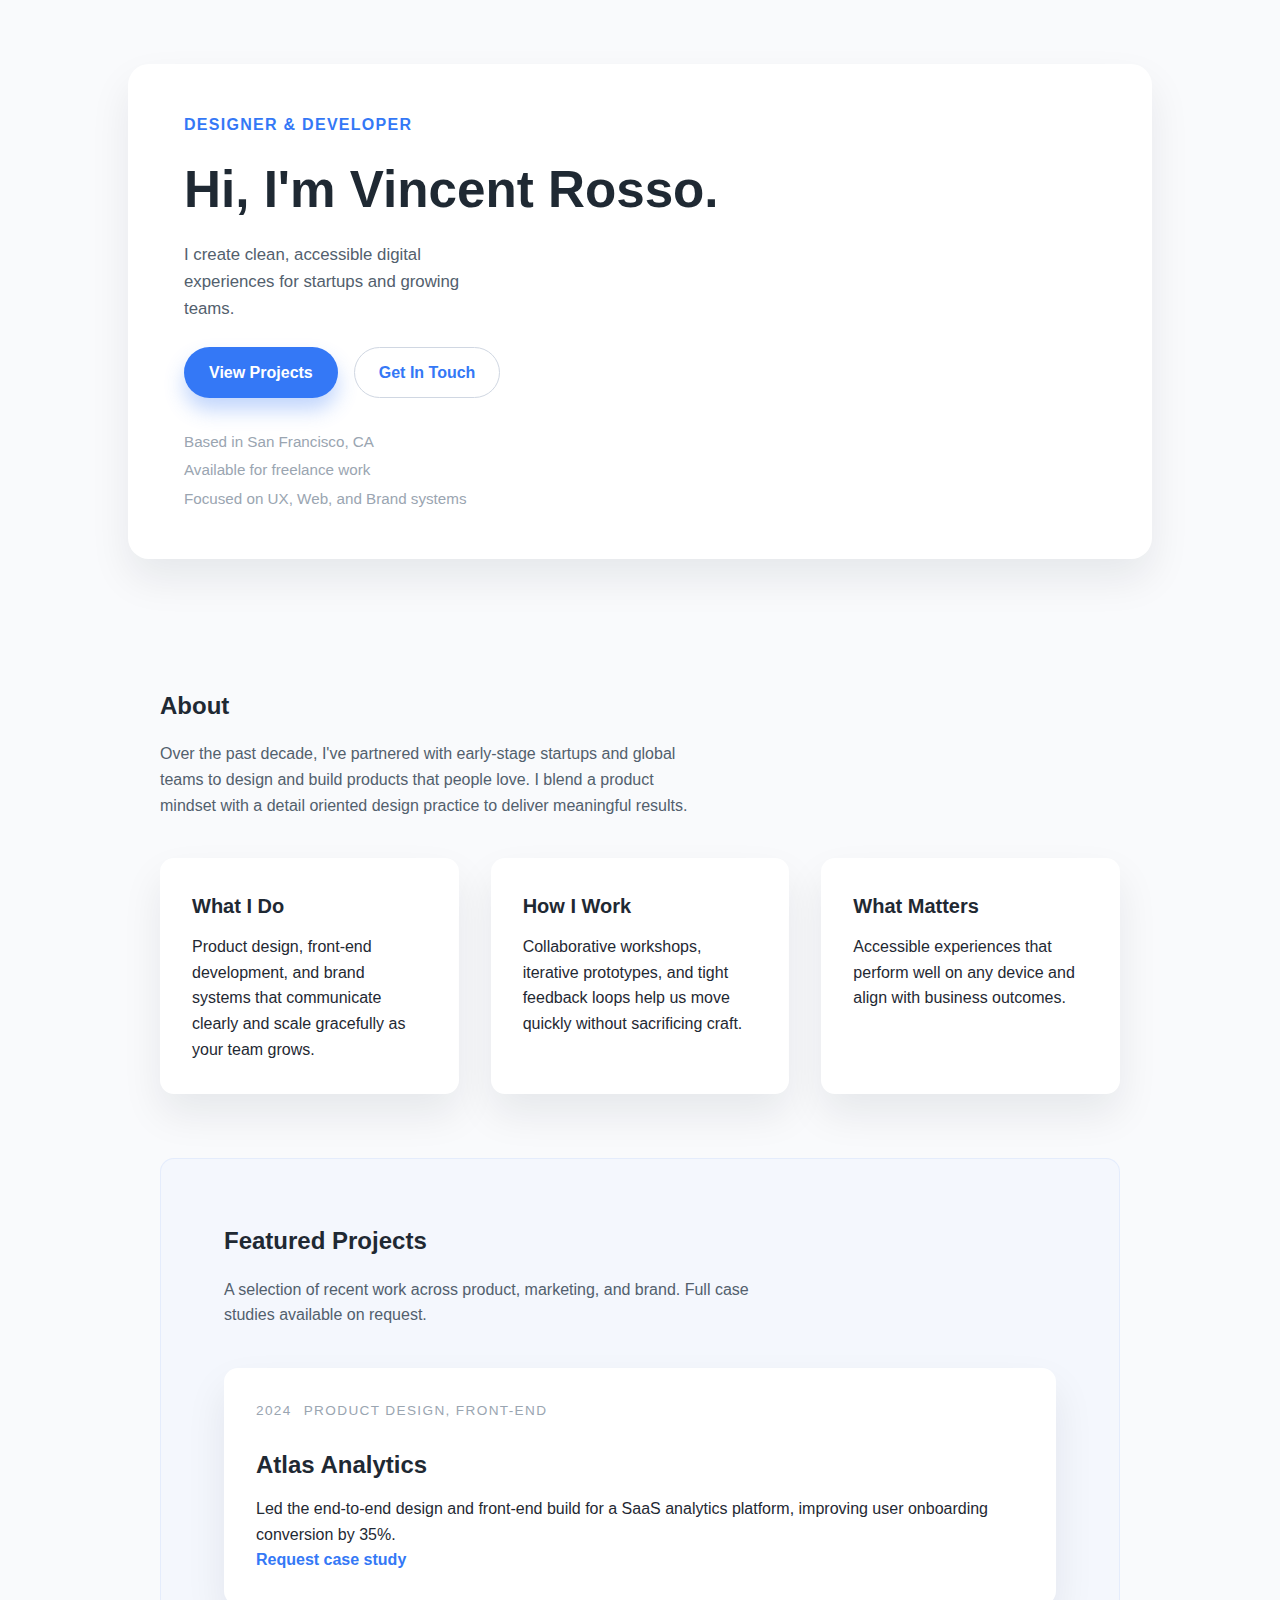
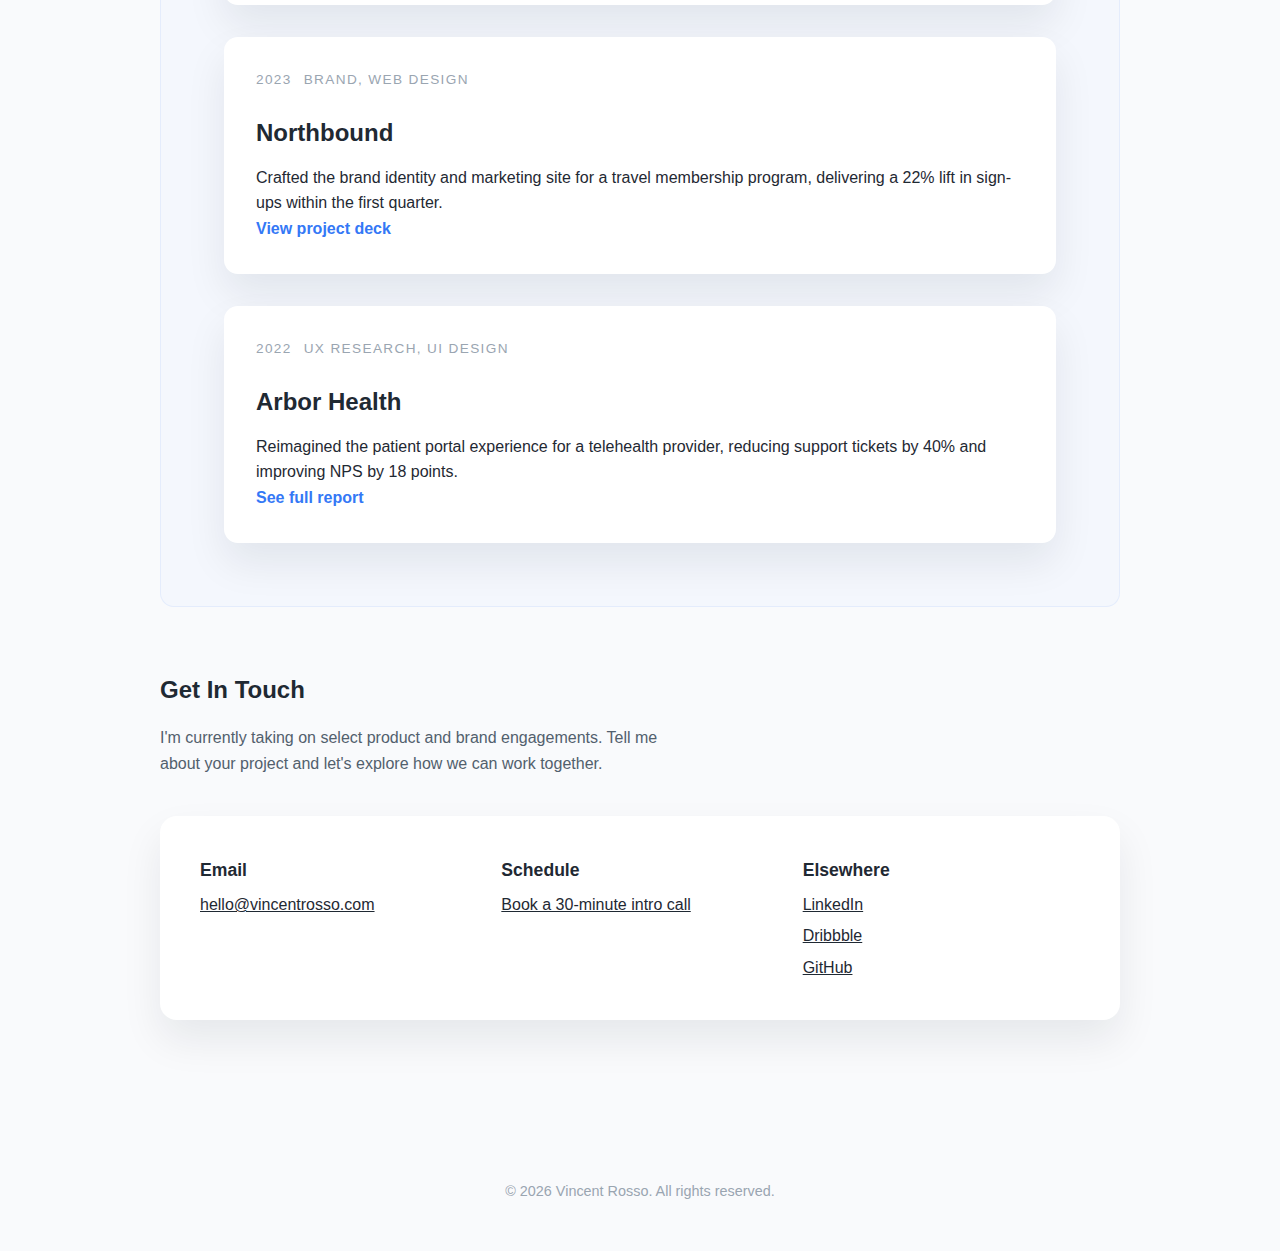
<file: index.html>
<!DOCTYPE html>
<html lang="en">
  <head>
    <meta charset="UTF-8">
    <meta name="viewport" content="width=device-width, initial-scale=1.0">
    <title>Vincent Rosso | Portfolio</title>
    <link rel="stylesheet" href="styles.css">
  </head>
  <body>
    <header class="hero">
      <div class="hero__content">
        <p class="hero__eyebrow">Designer & Developer</p>
        <h1 class="hero__title">Hi, I'm Vincent Rosso.</h1>
        <p class="hero__subtitle">
          I create clean, accessible digital experiences for startups and growing teams.
        </p>
        <div class="hero__actions">
          <a class="button button--primary" href="#projects">View Projects</a>
          <a class="button button--ghost" href="#contact">Get In Touch</a>
        </div>
      </div>
      <div class="hero__meta">
        <ul>
          <li>Based in San Francisco, CA</li>
          <li>Available for freelance work</li>
          <li>Focused on UX, Web, and Brand systems</li>
        </ul>
      </div>
    </header>

    <main>
      <section id="about" class="section">
        <div class="section__header">
          <h2>About</h2>
          <p>
            Over the past decade, I've partnered with early-stage startups and global teams to
            design and build products that people love. I blend a product mindset with a detail
            oriented design practice to deliver meaningful results.
          </p>
        </div>
        <div class="feature-grid">
          <article>
            <h3>What I Do</h3>
            <p>
              Product design, front-end development, and brand systems that communicate clearly
              and scale gracefully as your team grows.
            </p>
          </article>
          <article>
            <h3>How I Work</h3>
            <p>
              Collaborative workshops, iterative prototypes, and tight feedback loops help us move
              quickly without sacrificing craft.
            </p>
          </article>
          <article>
            <h3>What Matters</h3>
            <p>
              Accessible experiences that perform well on any device and align with business
              outcomes.
            </p>
          </article>
        </div>
      </section>

      <section id="projects" class="section section--alt">
        <div class="section__header">
          <h2>Featured Projects</h2>
          <p>
            A selection of recent work across product, marketing, and brand. Full case studies
            available on request.
          </p>
        </div>
        <div class="project-list">
          <article class="project-card">
            <div class="project-card__meta">
              <span class="project-card__year">2024</span>
              <span class="project-card__role">Product Design, Front-End</span>
            </div>
            <h3>Atlas Analytics</h3>
            <p>
              Led the end-to-end design and front-end build for a SaaS analytics platform,
              improving user onboarding conversion by 35%.
            </p>
            <a class="project-card__link" href="#">Request case study</a>
          </article>

          <article class="project-card">
            <div class="project-card__meta">
              <span class="project-card__year">2023</span>
              <span class="project-card__role">Brand, Web Design</span>
            </div>
            <h3>Northbound</h3>
            <p>
              Crafted the brand identity and marketing site for a travel membership program,
              delivering a 22% lift in sign-ups within the first quarter.
            </p>
            <a class="project-card__link" href="#">View project deck</a>
          </article>

          <article class="project-card">
            <div class="project-card__meta">
              <span class="project-card__year">2022</span>
              <span class="project-card__role">UX Research, UI Design</span>
            </div>
            <h3>Arbor Health</h3>
            <p>
              Reimagined the patient portal experience for a telehealth provider, reducing support
              tickets by 40% and improving NPS by 18 points.
            </p>
            <a class="project-card__link" href="#">See full report</a>
          </article>
        </div>
      </section>

      <section id="contact" class="section">
        <div class="section__header">
          <h2>Get In Touch</h2>
          <p>
            I'm currently taking on select product and brand engagements. Tell me about your project
            and let's explore how we can work together.
          </p>
        </div>
        <div class="contact-card">
          <div>
            <h3>Email</h3>
            <a href="mailto:hello@vincentrosso.com">hello@vincentrosso.com</a>
          </div>
          <div>
            <h3>Schedule</h3>
            <a href="#">Book a 30-minute intro call</a>
          </div>
          <div>
            <h3>Elsewhere</h3>
            <ul class="contact-card__links">
              <li><a href="#">LinkedIn</a></li>
              <li><a href="#">Dribbble</a></li>
              <li><a href="#">GitHub</a></li>
            </ul>
          </div>
        </div>
      </section>
    </main>

    <footer class="footer">
      <p>&copy; <span id="year"></span> Vincent Rosso. All rights reserved.</p>
    </footer>

    <script>
      const yearElement = document.getElementById("year");
      if (yearElement) {
        yearElement.textContent = new Date().getFullYear().toString();
      }
    </script>
  </body>
</html>
</file>
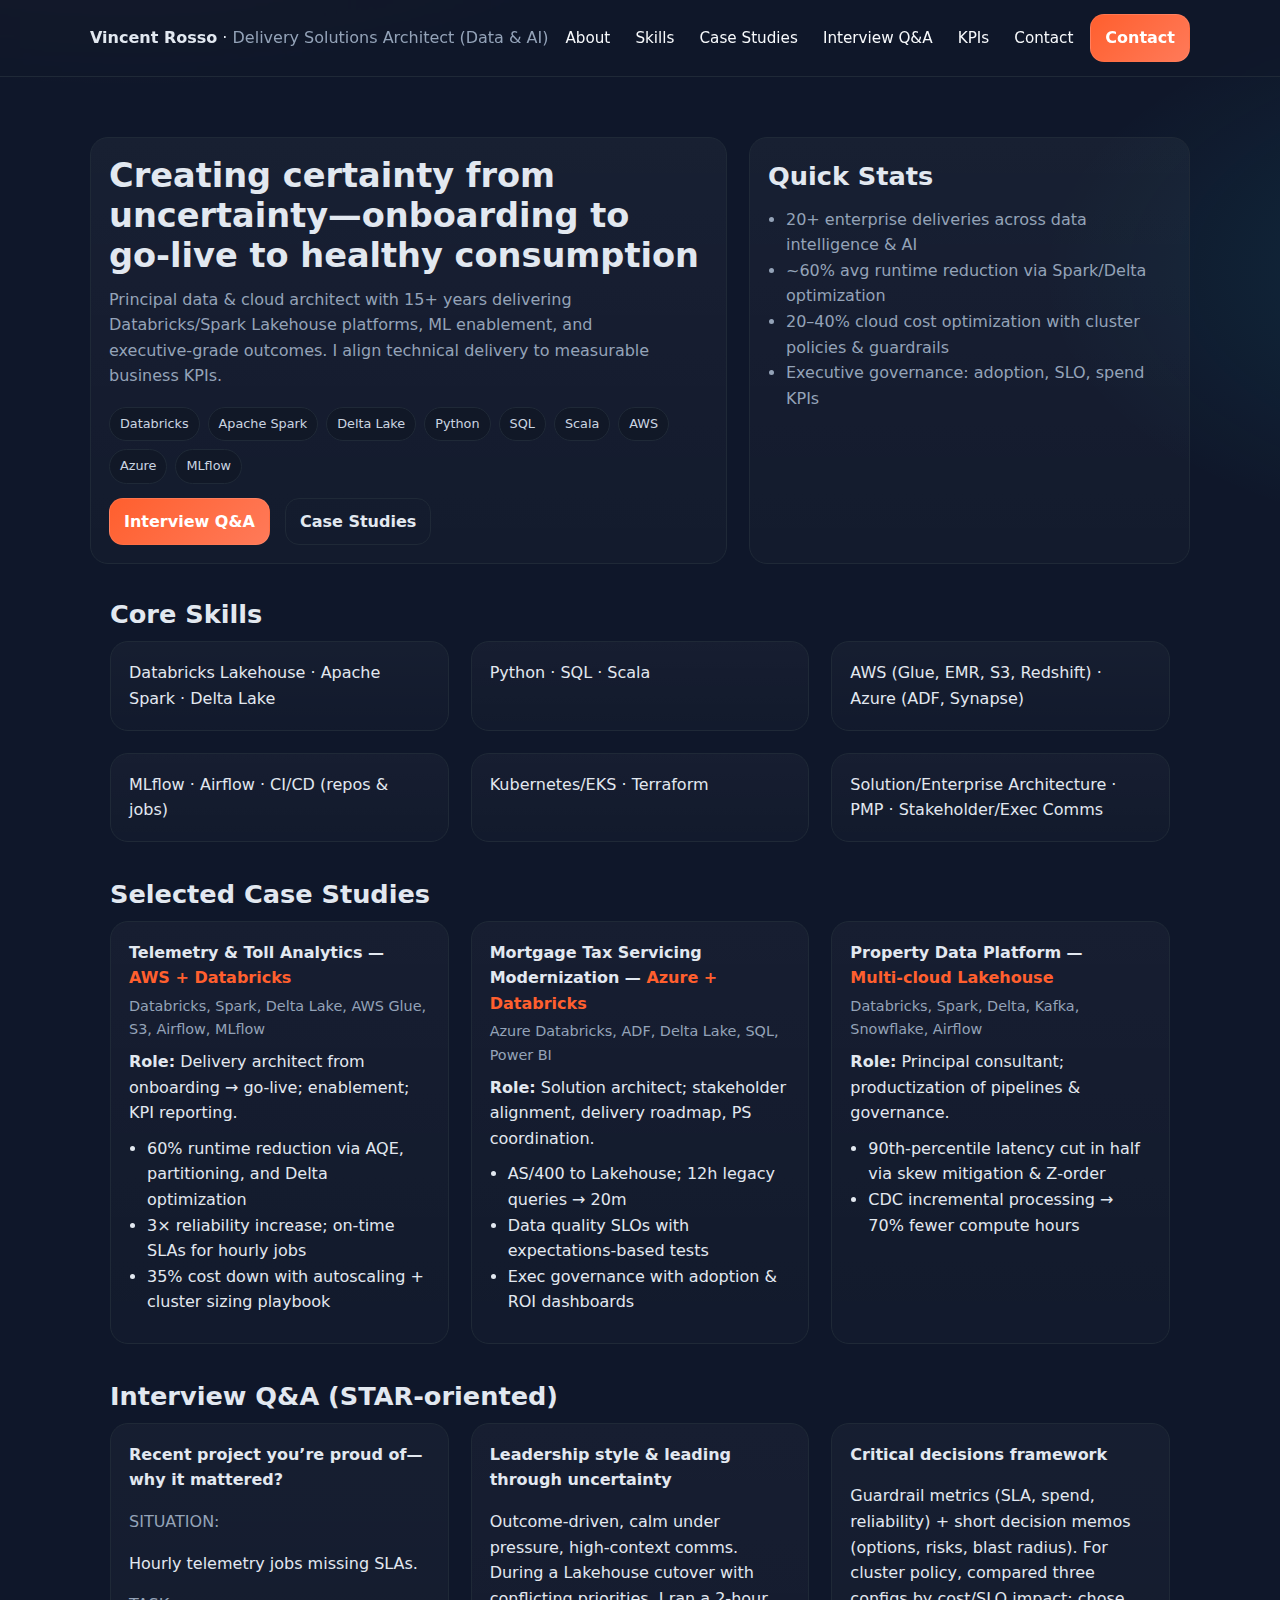
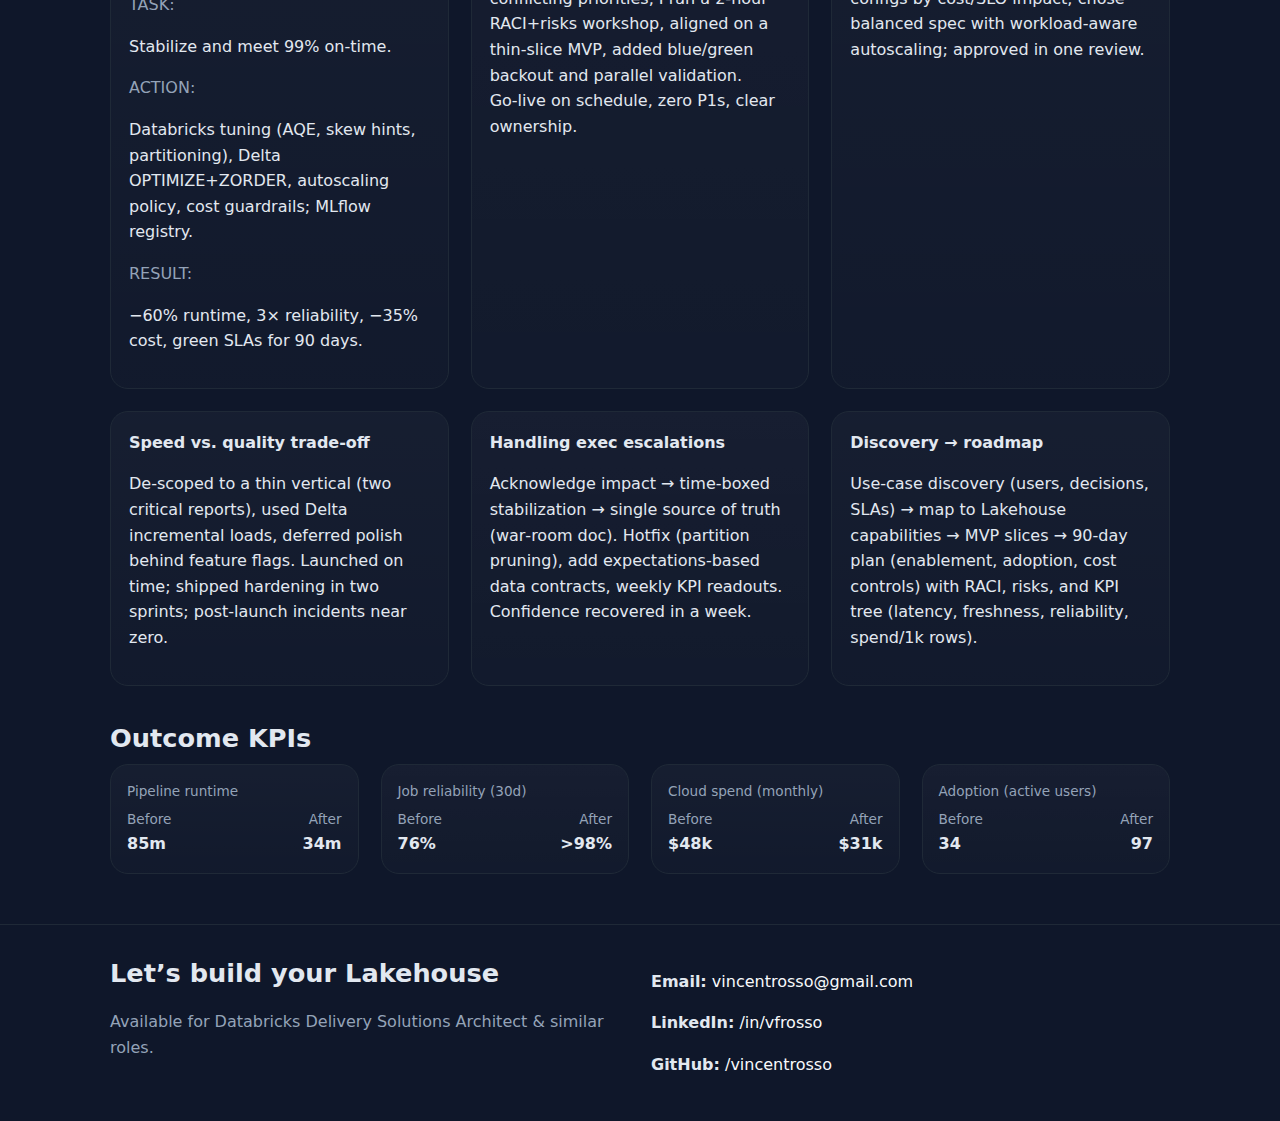
<file: explainer.html>
<!DOCTYPE html>
<html lang="en">
<head>
  <meta charset="utf-8" />
  <meta name="viewport" content="width=device-width, initial-scale=1" />
  <title>Vincent Rosso · Delivery Solutions Architect (Data & AI)</title>
  <meta name="description" content="Databricks-ready portfolio with STAR interview answers, case studies, KPIs, and contact info." />
  <style>
    :root{
      --bg:#0f172a;          /* slate-900 */
      --panel:#0b1229;       /* slightly lighter for panels */
      --muted:#94a3b8;       /* slate-400 */
      --text:#e2e8f0;        /* slate-200 */
      --accent:#ff5f2e;      /* Databricks-esque orange */
      --accent-2:#22d3ee;    /* cyan accent */
      --card:#111827;        /* near-black */
      --border:#1f2937;
      --chip:#111827;
      --chip-text:#cbd5e1;
      --link:#f8fafc;
    }
    *{box-sizing:border-box}
    html,body{margin:0;padding:0;background:radial-gradient(1200px 600px at 10% -10%, rgba(255,95,46,.15), transparent 60%), radial-gradient(900px 500px at 120% 10%, rgba(34,211,238,.12), transparent 55%), var(--bg); color:var(--text); font:16px/1.6 system-ui, -apple-system, Segoe UI, Roboto, Ubuntu, Cantarell, Noto Sans, Helvetica, Arial, "Apple Color Emoji","Segoe UI Emoji";}
    a{color:var(--link); text-decoration:none}
    a:hover{opacity:.9; text-decoration:underline}
    .container{max-width:1100px; margin:0 auto; padding:0 20px}
    header{position:sticky; top:0; z-index:10; backdrop-filter: blur(8px); background:rgba(15,23,42,.6); border-bottom:1px solid var(--border)}
    header .inner{display:flex; align-items:center; justify-content:space-between; padding:14px 0}
    nav a{margin:0 10px; font-size:.95rem}
    .btn{display:inline-block; padding:10px 14px; border-radius:14px; background:linear-gradient(135deg, var(--accent), #ff7a59); color:white; font-weight:600; border:1px solid rgba(255,255,255,.08)}
    .btn.secondary{background:transparent; border:1px solid var(--border); color:var(--text)}
    .hero{padding:60px 0 30px}
    .grid{display:grid; gap:22px}
    .hero-grid{grid-template-columns: 1.3fr .9fr}
    @media (max-width: 900px){ .hero-grid{grid-template-columns: 1fr} header nav{display:none} }
    h1{font-size:2.1rem; line-height:1.2; margin:0 0 10px}
    h2{font-size:1.6rem; margin:0 0 6px}
    p.lead{color:var(--muted); margin:10px 0 18px}
    .chips{display:flex; flex-wrap:wrap; gap:8px; margin-top:10px}
    .chip{background:var(--chip); color:var(--chip-text); padding:6px 10px; border:1px solid var(--border); border-radius:999px; font-size:.8rem}
    .panel{background:linear-gradient(180deg, rgba(255,255,255,.04), rgba(255,255,255,.015)); border:1px solid var(--border); border-radius:18px; padding:18px}
    .cards{grid-template-columns: repeat(3, 1fr)}
    @media (max-width: 900px){ .cards{grid-template-columns: 1fr} }
    .card{background:linear-gradient(180deg, rgba(255,255,255,.03), rgba(255,255,255,.01)); border:1px solid var(--border); border-radius:18px; padding:18px}
    .muted{color:var(--muted)}
    ul{padding-left:18px; margin:10px 0}
    .kpis{grid-template-columns: repeat(4,1fr)}
    @media (max-width: 900px){ .kpis{grid-template-columns: repeat(2,1fr)} }
    .kpi{background:linear-gradient(180deg, rgba(255,255,255,.03), rgba(255,255,255,.01)); border:1px solid var(--border); border-radius:18px; padding:16px}
    .kpi .label{font-size:.85rem; color:var(--muted)}
    .kpi .nums{display:flex; justify-content:space-between; margin-top:6px}
    footer{margin-top:50px; padding:28px 0; border-top:1px solid var(--border)}
    .tag{font-weight:700; color:var(--accent)}
    .split{display:grid; gap:22px; grid-template-columns: 1fr 1fr}
    @media (max-width: 900px){ .split{grid-template-columns:1fr} }
    .print-only{display:none}
    @media print {
      header, .btn, .chips, nav, .print-hide{display:none}
      .print-only{display:block}
      body{background:white; color:black}
      .panel, .card, .kpi{border:1px solid #ddd; background:white}
      a{color:inherit; text-decoration:none}
    }
  </style>
</head>
<body>
  <header>
    <div class="container inner">
      <div><strong>Vincent Rosso</strong> · <span class="muted">Delivery Solutions Architect (Data &amp; AI)</span></div>
      <nav>
        <a href="#about">About</a>
        <a href="#skills">Skills</a>
        <a href="#work">Case Studies</a>
        <a href="#qa">Interview Q&amp;A</a>
        <a href="#kpi">KPIs</a>
        <a href="#contact">Contact</a>
      </nav>
      <a class="btn" href="mailto:vincentrosso@gmail.com">Contact</a>
    </div>
  </header>

  <main>
    <section id="about" class="hero container">
      <div class="grid hero-grid">
        <div class="panel">
          <h1>Creating certainty from uncertainty—onboarding to go‑live to healthy consumption</h1>
          <p class="lead">Principal data &amp; cloud architect with 15+ years delivering Databricks/Spark Lakehouse platforms, ML enablement, and executive‑grade outcomes. I align technical delivery to measurable business KPIs.</p>
          <div class="chips">
            <span class="chip">Databricks</span><span class="chip">Apache Spark</span><span class="chip">Delta Lake</span>
            <span class="chip">Python</span><span class="chip">SQL</span><span class="chip">Scala</span>
            <span class="chip">AWS</span><span class="chip">Azure</span><span class="chip">MLflow</span>
          </div>
          <div style="margin-top:14px">
            <a href="#qa" class="btn">Interview Q&amp;A</a>
            <a href="#work" class="btn secondary" style="margin-left:10px">Case Studies</a>
          </div>
        </div>
        <div class="panel">
          <h2>Quick Stats</h2>
          <ul class="muted">
            <li>20+ enterprise deliveries across data intelligence &amp; AI</li>
            <li>~60% avg runtime reduction via Spark/Delta optimization</li>
            <li>20–40% cloud cost optimization with cluster policies &amp; guardrails</li>
            <li>Executive governance: adoption, SLO, spend KPIs</li>
          </ul>
        </div>
      </div>
    </section>

    <section id="skills" class="container">
      <h2>Core Skills</h2>
      <div class="grid cards">
        <div class="card">Databricks Lakehouse · Apache Spark · Delta Lake</div>
        <div class="card">Python · SQL · Scala</div>
        <div class="card">AWS (Glue, EMR, S3, Redshift) · Azure (ADF, Synapse)</div>
        <div class="card">MLflow · Airflow · CI/CD (repos &amp; jobs)</div>
        <div class="card">Kubernetes/EKS · Terraform</div>
        <div class="card">Solution/Enterprise Architecture · PMP · Stakeholder/Exec Comms</div>
      </div>
    </section>

    <section id="work" class="container" style="margin-top:32px">
      <h2>Selected Case Studies</h2>
      <div class="grid cards">
        <div class="card">
          <strong>Telemetry &amp; Toll Analytics — <span class="tag">AWS + Databricks</span></strong>
          <div class="muted" style="font-size:.9rem;margin-top:4px">Databricks, Spark, Delta Lake, AWS Glue, S3, Airflow, MLflow</div>
          <div style="margin-top:8px"><strong>Role:</strong> Delivery architect from onboarding → go‑live; enablement; KPI reporting.</div>
          <ul>
            <li>60% runtime reduction via AQE, partitioning, and Delta optimization</li>
            <li>3× reliability increase; on‑time SLAs for hourly jobs</li>
            <li>35% cost down with autoscaling + cluster sizing playbook</li>
          </ul>
        </div>
        <div class="card">
          <strong>Mortgage Tax Servicing Modernization — <span class="tag">Azure + Databricks</span></strong>
          <div class="muted" style="font-size:.9rem;margin-top:4px">Azure Databricks, ADF, Delta Lake, SQL, Power BI</div>
          <div style="margin-top:8px"><strong>Role:</strong> Solution architect; stakeholder alignment, delivery roadmap, PS coordination.</div>
          <ul>
            <li>AS/400 to Lakehouse; 12h legacy queries → 20m</li>
            <li>Data quality SLOs with expectations-based tests</li>
            <li>Exec governance with adoption &amp; ROI dashboards</li>
          </ul>
        </div>
        <div class="card">
          <strong>Property Data Platform — <span class="tag">Multi‑cloud Lakehouse</span></strong>
          <div class="muted" style="font-size:.9rem;margin-top:4px">Databricks, Spark, Delta, Kafka, Snowflake, Airflow</div>
          <div style="margin-top:8px"><strong>Role:</strong> Principal consultant; productization of pipelines &amp; governance.</div>
          <ul>
            <li>90th‑percentile latency cut in half via skew mitigation &amp; Z‑order</li>
            <li>CDC incremental processing → 70% fewer compute hours</li>
          </ul>
        </div>
      </div>
    </section>

    <section id="qa" class="container" style="margin-top:32px">
      <h2>Interview Q&amp;A (STAR‑oriented)</h2>
      <div class="grid cards">
        <div class="card">
          <strong>Recent project you’re proud of—why it mattered?</strong>
          <p class="muted">SITUATION:</p><p>Hourly telemetry jobs missing SLAs.</p>
          <p class="muted">TASK:</p><p>Stabilize and meet 99% on‑time.</p>
          <p class="muted">ACTION:</p><p>Databricks tuning (AQE, skew hints, partitioning), Delta OPTIMIZE+ZORDER, autoscaling policy, cost guardrails; MLflow registry.</p>
          <p class="muted">RESULT:</p><p>−60% runtime, 3× reliability, −35% cost, green SLAs for 90 days.</p>
        </div>
        <div class="card">
          <strong>Leadership style &amp; leading through uncertainty</strong>
          <p>Outcome‑driven, calm under pressure, high‑context comms. During a Lakehouse cutover with conflicting priorities, I ran a 2‑hour RACI+risks workshop, aligned on a thin‑slice MVP, added blue/green backout and parallel validation. Go‑live on schedule, zero P1s, clear ownership.</p>
        </div>
        <div class="card">
          <strong>Critical decisions framework</strong>
          <p>Guardrail metrics (SLA, spend, reliability) + short decision memos (options, risks, blast radius). For cluster policy, compared three configs by cost/SLO impact; chose balanced spec with workload‑aware autoscaling; approved in one review.</p>
        </div>
        <div class="card">
          <strong>Speed vs. quality trade‑off</strong>
          <p>De‑scoped to a thin vertical (two critical reports), used Delta incremental loads, deferred polish behind feature flags. Launched on time; shipped hardening in two sprints; post‑launch incidents near zero.</p>
        </div>
        <div class="card">
          <strong>Handling exec escalations</strong>
          <p>Acknowledge impact → time‑boxed stabilization → single source of truth (war‑room doc). Hotfix (partition pruning), add expectations‑based data contracts, weekly KPI readouts. Confidence recovered in a week.</p>
        </div>
        <div class="card">
          <strong>Discovery → roadmap</strong>
          <p>Use‑case discovery (users, decisions, SLAs) → map to Lakehouse capabilities → MVP slices → 90‑day plan (enablement, adoption, cost controls) with RACI, risks, and KPI tree (latency, freshness, reliability, spend/1k rows).</p>
        </div>
      </div>
    </section>

    <section id="kpi" class="container" style="margin-top:32px">
      <h2>Outcome KPIs</h2>
      <div class="grid kpis">
        <div class="kpi"><div class="label">Pipeline runtime</div><div class="nums"><div><div class="label">Before</div><strong>85m</strong></div><div style="text-align:right"><div class="label">After</div><strong>34m</strong></div></div></div>
        <div class="kpi"><div class="label">Job reliability (30d)</div><div class="nums"><div><div class="label">Before</div><strong>76%</strong></div><div style="text-align:right"><div class="label">After</div><strong>&gt;98%</strong></div></div></div>
        <div class="kpi"><div class="label">Cloud spend (monthly)</div><div class="nums"><div><div class="label">Before</div><strong>$48k</strong></div><div style="text-align:right"><div class="label">After</div><strong>$31k</strong></div></div></div>
        <div class="kpi"><div class="label">Adoption (active users)</div><div class="nums"><div><div class="label">Before</div><strong>34</strong></div><div style="text-align:right"><div class="label">After</div><strong>97</strong></div></div></div>
      </div>
    </section>
  </main>

  <footer id="contact">
    <div class="container split">
      <div>
        <h2>Let’s build your Lakehouse</h2>
        <p class="muted">Available for Databricks Delivery Solutions Architect &amp; similar roles.</p>
      </div>
      <div>
        <p><strong>Email:</strong> <a href="mailto:vincentrosso@gmail.com">vincentrosso@gmail.com</a></p>
        <p><strong>LinkedIn:</strong> <a href="https://www.linkedin.com/in/vfrosso/" target="_blank" rel="noreferrer">/in/vfrosso</a></p>
        <p><strong>GitHub:</strong> <a href="https://github.com/vincentrosso" target="_blank" rel="noreferrer">/vincentrosso</a></p>
      </div>
    </div>
  </footer>
</body>
</html>
</file>
<file: styles.css>
:root {
  --bg: #f9fafc;
  --fg: #1f2933;
  --secondary: #52606d;
  --accent: #3478f6;
  --accent-dark: #1f5cc0;
  --border: #d0d7e2;
  --card: #ffffff;
  --muted: #9aa5b1;
  --radius: 14px;
  --shadow: 0 20px 40px rgba(15, 23, 42, 0.08);
  --max-width: 960px;
  font-size: 16px;
}

* {
  box-sizing: border-box;
  margin: 0;
  padding: 0;
}

body {
  background: var(--bg);
  color: var(--fg);
  font-family: "Inter", -apple-system, BlinkMacSystemFont, "Segoe UI", sans-serif;
  line-height: 1.6;
}

a {
  color: inherit;
}

main {
  padding: 0 1.5rem 4rem;
}

.hero {
  background: var(--card);
  border-radius: calc(var(--radius) * 1.5);
  box-shadow: var(--shadow);
  display: grid;
  gap: 2rem;
  margin: 4rem auto;
  max-width: calc(var(--max-width) + 4rem);
  padding: 3rem 3.5rem;
}

.hero__content {
  display: flex;
  flex-direction: column;
  gap: 1.5rem;
}

.hero__eyebrow {
  color: var(--accent);
  font-weight: 600;
  letter-spacing: 0.08em;
  text-transform: uppercase;
}

.hero__title {
  font-size: clamp(2.5rem, 4vw, 3.5rem);
  font-weight: 700;
  line-height: 1.1;
}

.hero__subtitle {
  color: var(--secondary);
  font-size: 1.05rem;
  max-width: 34ch;
}

.hero__actions {
  display: flex;
  flex-wrap: wrap;
  gap: 1rem;
}

.button {
  border-radius: 999px;
  border: 1px solid transparent;
  display: inline-flex;
  font-weight: 600;
  gap: 0.5rem;
  padding: 0.75rem 1.5rem;
  text-decoration: none;
  transition: transform 150ms ease, box-shadow 150ms ease, background 150ms ease,
    color 150ms ease;
}

.button--primary {
  background: var(--accent);
  color: #ffffff;
  box-shadow: 0 12px 20px rgba(52, 120, 246, 0.3);
}

.button--primary:hover {
  transform: translateY(-2px);
  background: var(--accent-dark);
}

.button--ghost {
  border-color: var(--border);
  color: var(--accent);
}

.button--ghost:hover {
  background: rgba(52, 120, 246, 0.08);
}

.hero__meta ul {
  list-style: none;
  color: var(--muted);
  display: grid;
  gap: 0.25rem;
  font-size: 0.95rem;
}

.section {
  margin: 0 auto;
  max-width: var(--max-width);
  padding: 4rem 0;
}

.section--alt {
  background: rgba(243, 246, 253, 0.9);
  border-radius: var(--radius);
  padding: 4rem;
  box-shadow: inset 0 0 0 1px rgba(52, 120, 246, 0.08);
}

.section__header {
  display: grid;
  gap: 1rem;
  margin-bottom: 2.5rem;
}

.section__header p {
  color: var(--secondary);
  max-width: 60ch;
}

.feature-grid {
  display: grid;
  gap: 2rem;
  grid-template-columns: repeat(auto-fit, minmax(220px, 1fr));
}

.feature-grid article {
  background: var(--card);
  border-radius: var(--radius);
  box-shadow: var(--shadow);
  padding: 2rem;
}

.feature-grid h3 {
  font-size: 1.25rem;
  font-weight: 600;
  margin-bottom: 0.75rem;
}

.project-list {
  display: grid;
  gap: 2rem;
}

.project-card {
  background: var(--card);
  border-radius: var(--radius);
  padding: 2rem;
  position: relative;
  box-shadow: var(--shadow);
  transition: transform 150ms ease, box-shadow 150ms ease;
}

.project-card:hover {
  transform: translateY(-4px);
  box-shadow: 0 20px 50px rgba(15, 23, 42, 0.12);
}

.project-card__meta {
  color: var(--muted);
  display: flex;
  flex-wrap: wrap;
  gap: 0.75rem;
  font-size: 0.85rem;
  margin-bottom: 1.5rem;
  text-transform: uppercase;
  letter-spacing: 0.1em;
}

.project-card h3 {
  font-size: 1.5rem;
  margin-bottom: 0.75rem;
}

.project-card__link {
  color: var(--accent);
  font-weight: 600;
  text-decoration: none;
}

.project-card__link:hover {
  text-decoration: underline;
}

.contact-card {
  background: var(--card);
  border-radius: calc(var(--radius) * 1.2);
  box-shadow: var(--shadow);
  display: grid;
  gap: 1.5rem;
  grid-template-columns: repeat(auto-fit, minmax(200px, 1fr));
  padding: 2.5rem;
}

.contact-card h3 {
  font-size: 1.1rem;
  margin-bottom: 0.5rem;
}

.contact-card__links {
  list-style: none;
  display: grid;
  gap: 0.35rem;
}

.footer {
  color: var(--muted);
  font-size: 0.9rem;
  padding: 2rem 1.5rem 3rem;
  text-align: center;
}

@media (max-width: 768px) {
  .hero {
    padding: 2.5rem;
  }

  .section--alt {
    padding: 3rem 1.75rem;
  }
}

@media (max-width: 600px) {
  .hero {
    margin: 2.5rem 0;
    padding: 2rem 1.75rem;
  }

  main {
    padding: 0 1rem 3rem;
  }

  .section {
    padding: 3rem 0;
  }
}
</file>
